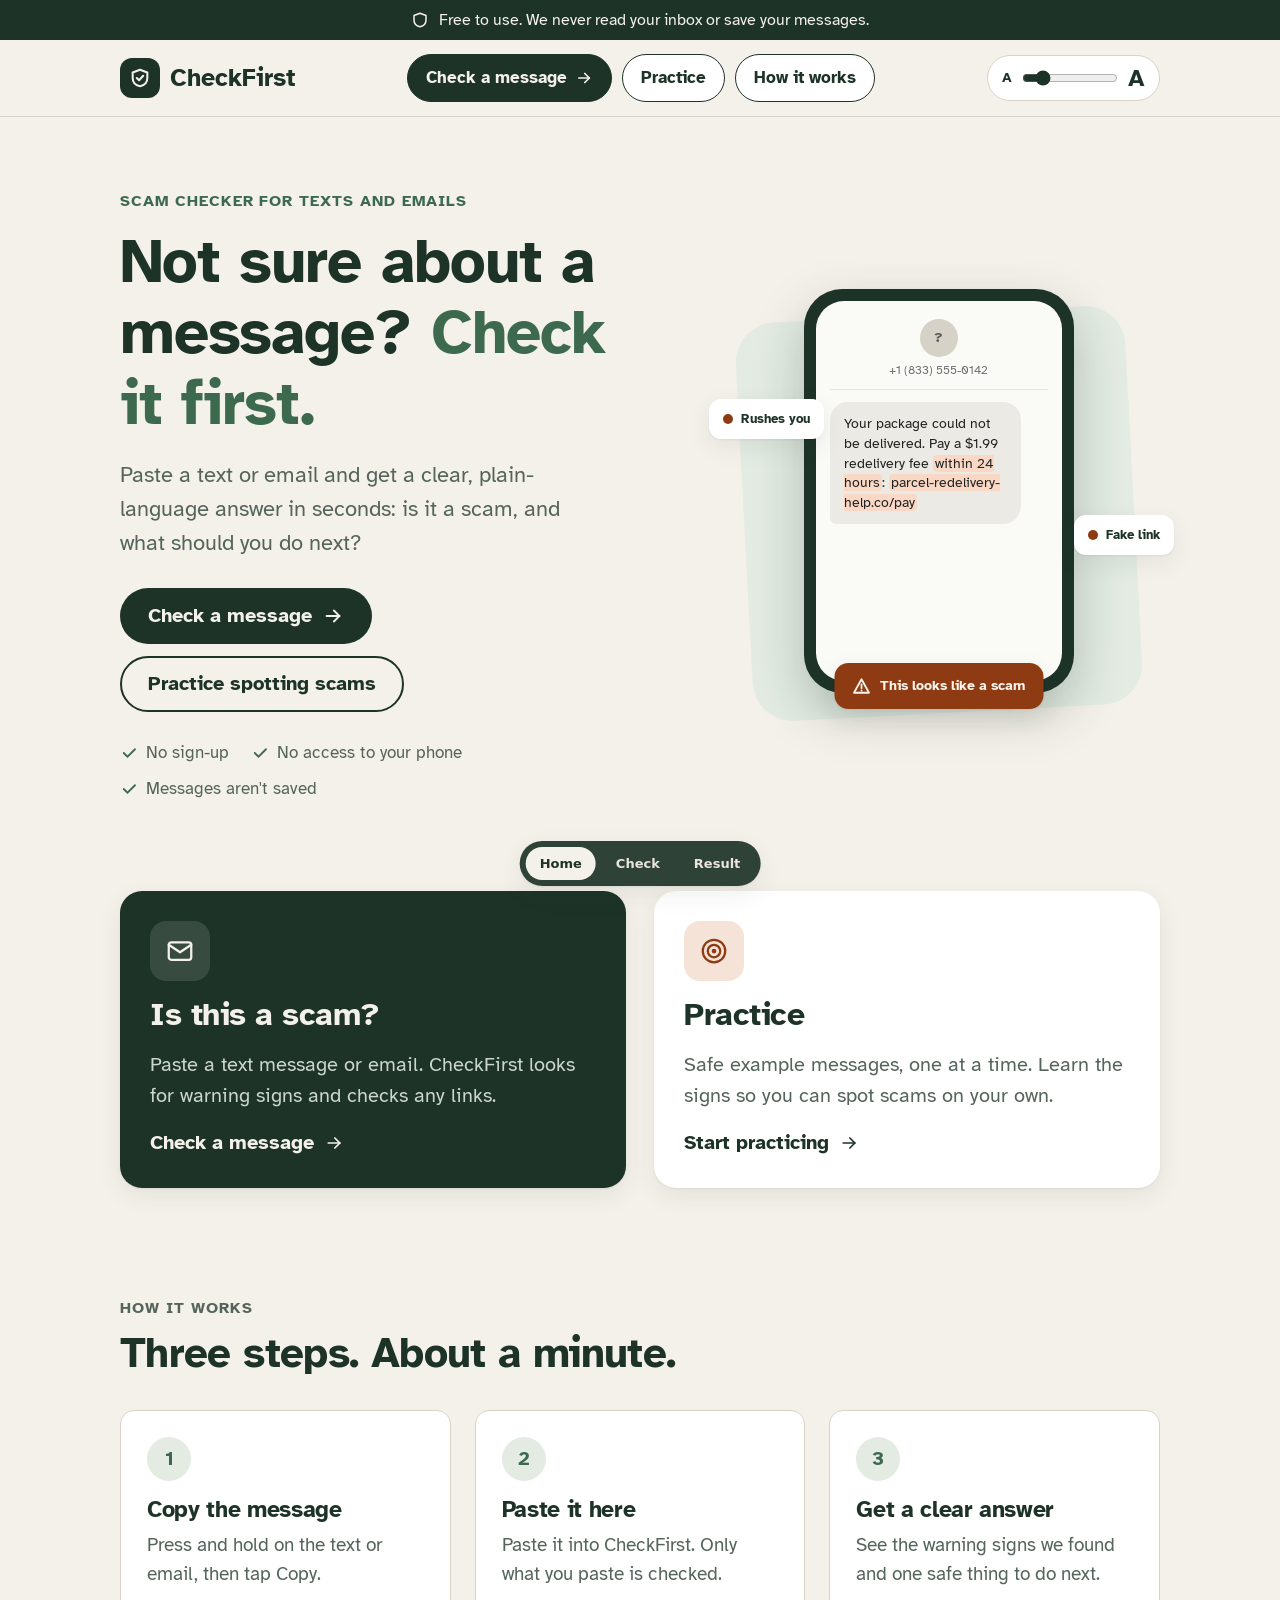
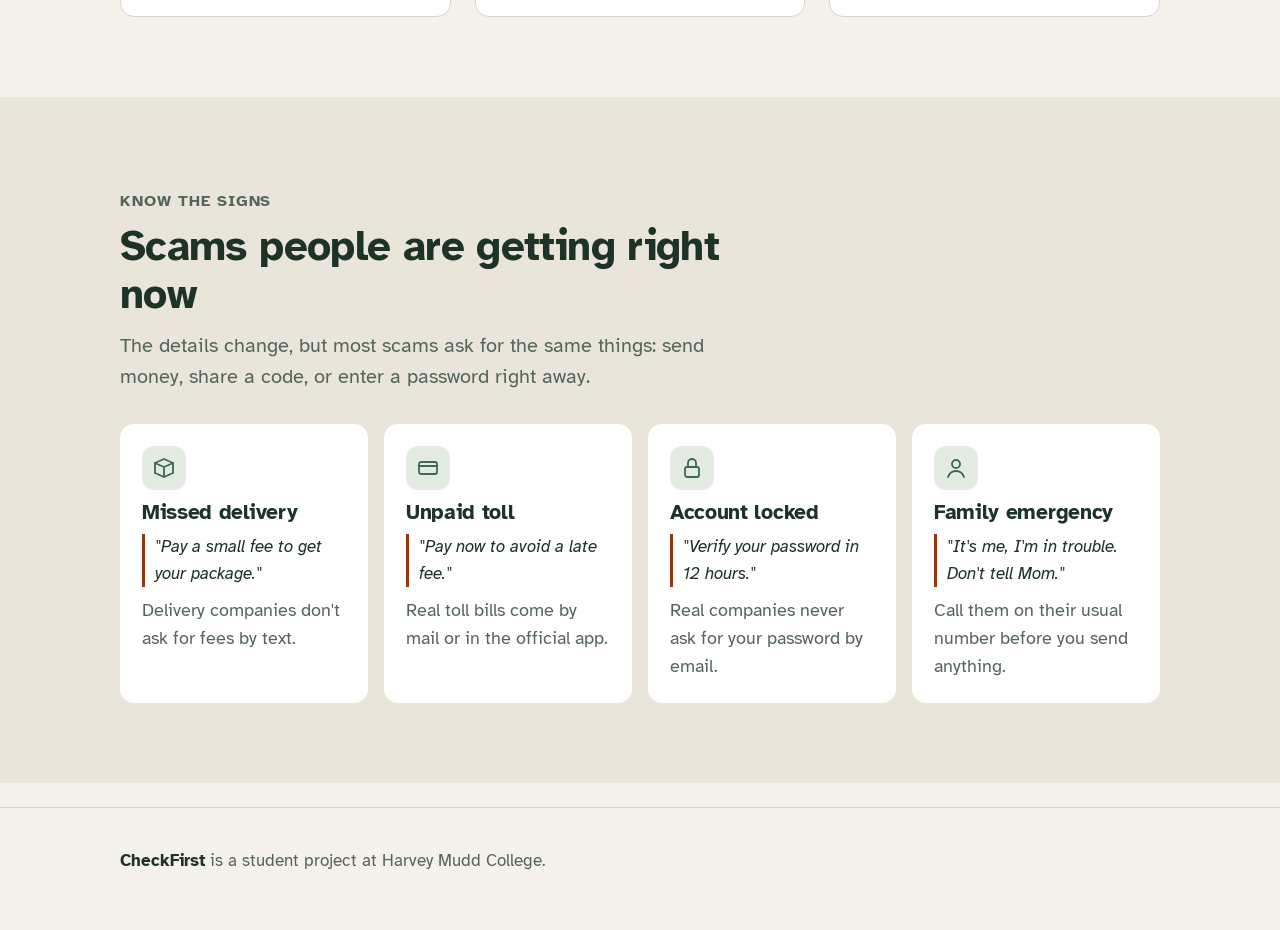
<file: docs/design-reference-v2.html>
<!doctype html>
<html lang="en">
<head>
<meta charset="utf-8">
<meta name="viewport" content="width=device-width, initial-scale=1">
<title>CheckFirst — design reference v2</title>
<link rel="preconnect" href="https://fonts.googleapis.com">
<link href="https://fonts.googleapis.com/css2?family=Atkinson+Hyperlegible:ital,wght@0,400;0,700;1,400&display=swap" rel="stylesheet">
<style>
/* =========================================================
   CheckFirst design reference v2
   One responsive page: phone (< 800px) and laptop (>= 800px).
   One font (Atkinson Hyperlegible). Bold only for headings,
   buttons and labels.
   ========================================================= */
:root {
  --cream: #F4F1EA;
  --cream-deep: #EAE5DA;
  --white: #FFFFFF;
  --ink: #1E3328;
  --ink-soft: #2E4A3C;
  --muted: #55655B;
  --green: #3D6A4F;
  --sage: #E3EBE2;
  --sage-deep: #CFDDCD;
  --line: #D9D3C7;
  --rust: #8E3A12;
  --rust-soft: #F6E3D8;
  --ochre: #7A5A0E;
  --ochre-soft: #F5EACB;
  --radius: 14px;
  --shadow: 0 1px 2px rgba(30,51,40,.06), 0 8px 24px rgba(30,51,40,.08);
  --text-size: 20px;
}
* { box-sizing: border-box; }
html { font-size: var(--text-size); }
body { margin: 0; background: var(--cream); color: var(--ink); font-family: 'Atkinson Hyperlegible', system-ui, sans-serif; font-size: 1rem; line-height: 1.55; }
button, input, textarea { font: inherit; color: inherit; }
a { color: var(--green); }
:focus-visible { outline: 3px solid #C2702A; outline-offset: 3px; }
.wrap { width: 100%; max-width: 1120px; margin: 0 auto; padding: 0 20px; }
@media (min-width: 800px) { .wrap { padding: 0 40px; } }
h1, h2, h3 { margin: 0; line-height: 1.15; letter-spacing: -0.015em; }
p { margin: 0; }
.eyebrow { font-size: .8rem; font-weight: 700; letter-spacing: .06em; text-transform: uppercase; color: var(--green); }
.sr-only { position: absolute; width: 1px; height: 1px; overflow: hidden; clip: rect(0 0 0 0); white-space: nowrap; }

/* ---------- Buttons ---------- */
.btn { display: inline-flex; align-items: center; justify-content: center; gap: 10px; min-height: 56px; padding: 0 26px; border-radius: 999px; border: 2px solid transparent; font-weight: 700; font-size: 1rem; text-decoration: none; cursor: pointer; transition: transform .1s ease, background .15s ease; }
.btn:active { transform: translateY(1px); }
.btn-primary { background: var(--ink); color: var(--cream); }
.btn-primary:hover { background: var(--ink-soft); }
.btn-ghost { background: transparent; border-color: var(--ink); color: var(--ink); }
.btn-ghost:hover { background: var(--white); }
.btn-block { width: 100%; }
.btn svg { flex: none; }

/* ---------- Top bar + nav ---------- */
.notice-bar { background: var(--ink); color: var(--cream); font-size: .8rem; }
.notice-bar .wrap { display: flex; align-items: center; justify-content: center; gap: 10px; min-height: 40px; text-align: center; }
.nav { background: var(--cream); border-bottom: 1px solid var(--line); position: sticky; top: 0; z-index: 10; }
.nav .wrap { display: flex; align-items: center; justify-content: space-between; gap: 16px; min-height: 76px; }
.logo { display: flex; align-items: center; gap: 10px; font-weight: 700; font-size: 1.25rem; color: var(--ink); text-decoration: none; background: none; border: 0; padding: 0; cursor: pointer; }
.logo-mark { width: 40px; height: 40px; border-radius: 12px; background: var(--ink); display: grid; place-items: center; }
.nav-links { display: none; gap: 10px; align-items: center; }
.nav-links button { display: inline-flex; align-items: center; gap: 8px; min-height: 48px; padding: 0 18px; border-radius: 999px; border: 1.5px solid var(--ink); background: var(--white); color: var(--ink); font-size: .85rem; font-weight: 700; white-space: nowrap; cursor: pointer; transition: background .15s ease; }
.nav-links button:hover { background: var(--sage); }
.nav-links button.nav-primary { background: var(--ink); color: var(--cream); }
.nav-links button.nav-primary:hover { background: var(--ink-soft); }
.nav-links button[aria-current="page"] { box-shadow: 0 0 0 3px var(--sage-deep); }
.size-control { display: flex; align-items: center; gap: 10px; padding: 6px 14px; border: 1px solid var(--line); border-radius: 999px; background: var(--white); }
.size-control span { font-weight: 700; line-height: 1; }
.size-control input { width: 96px; accent-color: var(--ink); height: 32px; margin: 0; }
.nav .size-mobile { display: flex; align-items: center; gap: 12px; min-height: 0; padding-top: 4px; padding-bottom: 14px; }
.size-mobile label { font-size: .8rem; color: var(--muted); flex: none; }
.size-mobile input { flex: 1; accent-color: var(--ink); height: 40px; margin: 0; }
.size-desktop { display: none; }
@media (min-width: 1000px) {
  .nav-links { display: flex; }
  .nav .size-desktop { display: flex; }
  .nav .size-mobile { display: none; }
}

/* ---------- Hero ---------- */
.hero { padding: 40px 0 56px; }
.hero-grid { display: grid; gap: 40px; align-items: center; }
.hero h1 { font-size: 2.2rem; margin-top: 12px; }
.hero h1 em { font-style: normal; color: var(--green); }
.hero-lead { margin-top: 18px; font-size: 1.1rem; color: var(--muted); max-width: 32ch; }
.hero-actions { display: flex; flex-wrap: wrap; gap: 12px; margin-top: 28px; }
.trust { display: flex; flex-wrap: wrap; gap: 10px 22px; margin-top: 28px; font-size: .85rem; color: var(--muted); }
.trust span { display: inline-flex; align-items: center; gap: 8px; }
@media (min-width: 800px) {
  .hero { padding: 72px 0 88px; }
  .hero-grid { grid-template-columns: 1.1fr .9fr; gap: 56px; }
  .hero h1 { font-size: 3.1rem; }
}

/* Illustrated phone */
.phone-scene { position: relative; display: flex; justify-content: center; padding: 10px 0 20px; }
.phone-scene::before { content: ""; position: absolute; inset: 8% 6% 0; background: var(--sage); border-radius: 40px; transform: rotate(-3deg); }
.phone { position: relative; width: 270px; background: var(--ink); border-radius: 38px; padding: 12px; box-shadow: 0 20px 50px rgba(30,51,40,.25); }
.phone-screen { background: #FAFAF7; border-radius: 28px; padding: 18px 14px 22px; min-height: 380px; display: flex; flex-direction: column; gap: 12px; }
.phone-top { display: flex; flex-direction: column; align-items: center; gap: 4px; padding-bottom: 10px; border-bottom: 1px solid #E8E4DB; }
.avatar { width: 38px; height: 38px; border-radius: 50%; background: #D6D2C8; display: grid; place-items: center; font-size: 14px; font-weight: 700; color: #5a5a5a; }
.phone-top small { font-size: 12px; color: #6b6b6b; }
.bubble { align-self: flex-start; max-width: 88%; background: #ECEAE4; border-radius: 18px 18px 18px 6px; padding: 12px 14px; font-size: 14px; line-height: 1.4; color: #222; }
.bubble mark { background: #F9D9C6; color: inherit; border-radius: 4px; padding: 0 2px; }
.tag { position: absolute; display: flex; align-items: center; gap: 8px; background: var(--white); border-radius: 12px; padding: 10px 14px; font-size: 13px; font-weight: 700; box-shadow: var(--shadow); color: var(--ink); white-space: nowrap; }
.tag i { width: 10px; height: 10px; border-radius: 50%; background: var(--rust); flex: none; }
.tag-1 { top: 120px; left: -8px; }
.tag-2 { top: 236px; right: -14px; }
.verdict { position: absolute; bottom: 4px; left: 50%; transform: translateX(-50%); background: var(--rust); color: #FBF3EC; border-radius: 14px; padding: 12px 18px; font-size: 14px; font-weight: 700; display: flex; align-items: center; gap: 10px; box-shadow: var(--shadow); white-space: nowrap; }
@media (max-width: 420px) { .tag-1 { left: 0; } .tag-2 { right: 0; } }

/* ---------- Sections ---------- */
.section { padding: 56px 0; }
.section-head { max-width: 640px; margin-bottom: 32px; }
.section-head h2 { font-size: 1.7rem; margin-top: 8px; }
.section-head p { margin-top: 12px; color: var(--muted); }
@media (min-width: 800px) { .section { padding: 80px 0; } .section-head h2 { font-size: 2.1rem; } }

/* Task cards */
.tasks { display: grid; gap: 20px; }
@media (min-width: 800px) { .tasks { grid-template-columns: 1fr 1fr; gap: 28px; } }
.task { display: flex; flex-direction: column; gap: 16px; text-align: left; padding: 30px; border-radius: 22px; border: 0; cursor: pointer; min-height: 250px; box-shadow: var(--shadow); transition: transform .15s ease, box-shadow .15s ease; }
.task:hover { transform: translateY(-3px); box-shadow: 0 2px 4px rgba(30,51,40,.08), 0 16px 36px rgba(30,51,40,.14); }
.task-icon { width: 60px; height: 60px; border-radius: 16px; display: grid; place-items: center; }
.task h3 { font-size: 1.6rem; }
.task p { font-size: 1rem; }
.task .go { margin-top: auto; display: inline-flex; align-items: center; gap: 10px; font-weight: 700; }
.task-check { background: var(--ink); color: var(--cream); }
.task-check .task-icon { background: rgba(244,241,234,.12); }
.task-check p { color: #CBD6CE; }
.task-practice { background: var(--white); color: var(--ink); }
.task-practice .task-icon { background: var(--rust-soft); }
.task-practice p { color: var(--muted); }

/* How it works */
.steps { display: grid; gap: 18px; counter-reset: step; }
@media (min-width: 800px) { .steps { grid-template-columns: repeat(3, minmax(0, 1fr)); gap: 24px; } }
.step { background: var(--white); border-radius: var(--radius); padding: 26px; border: 1px solid var(--line); }
.step-num { width: 44px; height: 44px; border-radius: 50%; background: var(--sage); display: grid; place-items: center; font-weight: 700; color: var(--green); margin-bottom: 16px; }
.step h3 { font-size: 1.15rem; }
.step p { margin-top: 8px; color: var(--muted); font-size: .95rem; }

/* Common scams */
.band { background: var(--cream-deep); }
.scams { display: grid; gap: 16px; }
@media (min-width: 640px) { .scams { grid-template-columns: repeat(2, minmax(0, 1fr)); } }
@media (min-width: 1000px) { .scams { grid-template-columns: repeat(4, minmax(0, 1fr)); } }
.scam { background: var(--white); border-radius: var(--radius); padding: 22px; display: flex; flex-direction: column; gap: 10px; }
.scam-icon { width: 44px; height: 44px; border-radius: 12px; background: var(--sage); display: grid; place-items: center; }
.scam h3 { font-size: 1.05rem; }
.scam p { font-size: .9rem; color: var(--muted); }
.scam .quote { font-size: .85rem; font-style: italic; color: var(--ink); border-left: 3px solid var(--rust); padding-left: 10px; }

/* Privacy promise */
.promise { background: var(--ink); color: var(--cream); border-radius: 28px; padding: 36px 26px; display: grid; gap: 28px; }
.promise h2 { font-size: 1.7rem; }
.promise .lead { color: #CBD6CE; margin-top: 12px; }
.promise ul { list-style: none; margin: 0; padding: 0; display: grid; gap: 16px; }
.promise li { display: flex; gap: 14px; align-items: flex-start; }
.promise li svg { flex: none; margin-top: 3px; }
@media (min-width: 800px) { .promise { grid-template-columns: 1fr 1fr; padding: 56px; gap: 48px; align-items: center; } .promise h2 { font-size: 2.1rem; } }

/* Footer */
footer { padding: 40px 0 56px; border-top: 1px solid var(--line); margin-top: 24px; font-size: .85rem; color: var(--muted); }
footer .wrap { display: grid; gap: 14px; }
@media (min-width: 800px) { footer .wrap { grid-template-columns: 1fr auto; align-items: end; } }

/* ---------- Check screen ---------- */
.page { padding: 28px 0 64px; }
.back { display: inline-flex; align-items: center; gap: 8px; min-height: 48px; padding: 0; border: 0; background: none; color: var(--muted); cursor: pointer; font-size: .95rem; }
.page-title { font-size: 2rem; margin-top: 8px; }
.page-lead { margin-top: 10px; color: var(--muted); max-width: 52ch; }
.check-grid { display: grid; gap: 24px; margin-top: 28px; }
@media (min-width: 800px) { .page-title { font-size: 2.6rem; } .check-grid { grid-template-columns: 1.5fr 1fr; gap: 32px; align-items: start; } }
.card { background: var(--white); border-radius: 22px; padding: 26px; box-shadow: var(--shadow); }
.card-flat { background: var(--white); border-radius: 22px; padding: 26px; border: 1px solid var(--line); }
.field-label { display: block; font-weight: 700; margin-bottom: 10px; }
textarea { width: 100%; min-height: 220px; padding: 18px; border: 2px solid var(--line); border-radius: 14px; background: #FCFBF8; line-height: 1.5; resize: vertical; }
textarea:focus { border-color: var(--ink); outline: none; box-shadow: 0 0 0 4px var(--sage); }
.check-actions { display: grid; gap: 12px; margin-top: 16px; }
@media (min-width: 560px) { .check-actions { grid-template-columns: auto 1fr; } }
.small-note { margin-top: 16px; font-size: .85rem; color: var(--muted); display: flex; gap: 10px; align-items: flex-start; }
.small-note svg { flex: none; margin-top: 2px; }
.aside h2 { font-size: 1.2rem; }
.tabs { display: flex; gap: 8px; margin: 14px 0 16px; }
.tab { min-height: 44px; padding: 0 16px; border-radius: 999px; border: 1px solid var(--line); background: var(--cream); cursor: pointer; font-size: .9rem; }
.tab:hover { background: var(--white); border-color: var(--ink); }
.tab[aria-selected="true"] { background: var(--ink); color: var(--cream); border-color: var(--ink); }
.howto { list-style: none; margin: 0; padding: 0; display: grid; gap: 14px; }
.howto li { display: flex; gap: 14px; align-items: flex-start; font-size: .95rem; }
.howto b { flex: none; width: 30px; height: 30px; border-radius: 50%; background: var(--sage); display: grid; place-items: center; font-size: .8rem; color: var(--green); }
.looks { margin-top: 22px; padding-top: 20px; border-top: 1px solid var(--line); }
.looks h3 { font-size: 1rem; }
.chips { display: flex; flex-wrap: wrap; gap: 8px; margin-top: 12px; }
.chip { font-size: .8rem; padding: 6px 12px; border-radius: 999px; background: var(--sage); color: var(--ink); }

/* ---------- Result screen ---------- */
.verdict-card { border-radius: 24px; padding: 30px 26px; display: grid; gap: 18px; margin-top: 20px; }
.verdict-card .icon { width: 64px; height: 64px; border-radius: 18px; display: grid; place-items: center; }
.verdict-card h1 { font-size: 2rem; }
.verdict-card .sub { font-size: 1.1rem; }
.v-likely { background: var(--rust); color: #FBF3EC; }
.v-likely .icon { background: rgba(251,243,236,.16); }
.v-careful { background: var(--ochre-soft); color: #4D3906; border: 2px solid var(--ochre); }
.v-none { background: var(--sage); color: var(--ink); border: 2px solid var(--green); }
@media (min-width: 800px) { .verdict-card { grid-template-columns: auto 1fr; align-items: center; padding: 40px; gap: 28px; } .verdict-card h1 { font-size: 2.6rem; } }
.result-grid { display: grid; gap: 24px; margin-top: 28px; }
@media (min-width: 800px) { .result-grid { grid-template-columns: 1.4fr 1fr; gap: 32px; align-items: start; } }
.reasons { list-style: none; margin: 18px 0 0; padding: 0; display: grid; gap: 14px; }
.reason { display: flex; gap: 16px; align-items: flex-start; padding: 18px; border-radius: 14px; background: var(--cream); }
.reason .n { flex: none; width: 36px; height: 36px; border-radius: 50%; background: var(--rust); color: #FBF3EC; display: grid; place-items: center; font-weight: 700; font-size: .9rem; }
.todo { background: var(--ink); color: var(--cream); border-radius: 22px; padding: 26px; }
.todo h2 { font-size: 1.2rem; }
.todo p { margin-top: 10px; font-size: 1.1rem; }
.todo .btn { margin-top: 22px; background: var(--cream); color: var(--ink); }
.pasted { margin-top: 12px; padding: 16px; border-radius: 14px; background: var(--cream); font-size: .9rem; white-space: pre-wrap; border-left: 4px solid var(--rust); }
.pasted mark { background: #F9D9C6; color: inherit; border-radius: 3px; padding: 0 2px; }
.disclaimer { margin-top: 22px; font-size: .85rem; color: var(--muted); display: flex; gap: 10px; align-items: flex-start; }
.links-check { margin-top: 16px; display: flex; align-items: center; justify-content: space-between; gap: 12px; padding: 14px 16px; border-radius: 12px; border: 1px solid var(--line); font-size: .85rem; }
.pill { font-size: .75rem; font-weight: 700; padding: 4px 10px; border-radius: 999px; background: var(--rust-soft); color: var(--rust); white-space: nowrap; }

/* Reference-only: view switcher (not part of the app) */
.ref-switch { position: fixed; bottom: 14px; left: 50%; transform: translateX(-50%); z-index: 50; display: flex; gap: 6px; background: rgba(30,51,40,.92); padding: 6px; border-radius: 999px; box-shadow: var(--shadow); }
.ref-switch button { border: 0; background: transparent; color: #E9E5DC; font: 700 13px system-ui, sans-serif; padding: 9px 14px; border-radius: 999px; cursor: pointer; }
.ref-switch button[aria-pressed="true"] { background: var(--cream); color: var(--ink); }
[hidden] { display: none !important; }
</style>
</head>
<body>

<!-- ===================== SHARED HEADER ===================== -->
<div class="notice-bar"><div class="wrap">
  <svg aria-hidden="true" width="18" height="18" viewBox="0 0 24 24" fill="none" stroke="currentColor" stroke-width="2" stroke-linecap="round" stroke-linejoin="round"><path d="M12 3l8 3v6c0 5-3.5 8-8 9-4.5-1-8-4-8-9V6l8-3z"/></svg>
  Free to use. We never read your inbox or save your messages.
</div></div>

<header class="nav">
  <div class="wrap">
    <button class="logo" data-go="home" aria-label="CheckFirst home">
      <span class="logo-mark" aria-hidden="true">
        <svg width="22" height="22" viewBox="0 0 24 24" fill="none" stroke="#F4F1EA" stroke-width="2.2" stroke-linecap="round" stroke-linejoin="round"><path d="M12 3l8 3v6c0 5-3.5 8-8 9-4.5-1-8-4-8-9V6l8-3z"/><path d="M8.5 12l2.5 2.5 4.5-5"/></svg>
      </span>
      CheckFirst
    </button>
    <nav class="nav-links" aria-label="Main">
      <button class="nav-primary" data-go="check">Check a message <svg aria-hidden="true" width="18" height="18" viewBox="0 0 24 24" fill="none" stroke="currentColor" stroke-width="2.2" stroke-linecap="round"><path d="M5 12h14"/><path d="M13 6l6 6-6 6"/></svg></button>
      <button data-go="home" data-scroll="practice">Practice</button>
      <button data-go="home" data-scroll="how">How it works</button>
    </nav>
    <div class="size-control size-desktop">
      <label for="size-d" class="sr-only">Text size</label>
      <span style="font-size:14px" aria-hidden="true">A</span>
      <input id="size-d" type="range" min="18" max="30" step="2" value="20">
      <span style="font-size:24px" aria-hidden="true">A</span>
    </div>
  </div>
  <div class="wrap size-mobile">
    <label for="size-m">Text size</label>
    <span style="font-size:14px;font-weight:700" aria-hidden="true">A</span>
    <input id="size-m" type="range" min="18" max="30" step="2" value="20">
    <span style="font-size:26px;font-weight:700" aria-hidden="true">A</span>
  </div>
</header>

<!-- ===================== VIEW 1: HOME ===================== -->
<main id="view-home">

  <section class="hero">
    <div class="wrap hero-grid">
      <div>
        <p class="eyebrow">Scam checker for texts and emails</p>
        <h1>Not sure about a message? <em>Check it first.</em></h1>
        <p class="hero-lead">Paste a text or email and get a clear, plain-language answer in seconds: is it a scam, and what should you do next?</p>
        <div class="hero-actions">
          <button class="btn btn-primary" data-go="check">
            Check a message
            <svg aria-hidden="true" width="22" height="22" viewBox="0 0 24 24" fill="none" stroke="currentColor" stroke-width="2" stroke-linecap="round"><path d="M5 12h14"/><path d="M13 6l6 6-6 6"/></svg>
          </button>
          <button class="btn btn-ghost" data-scroll="practice">Practice spotting scams</button>
        </div>
        <div class="trust">
          <span><svg aria-hidden="true" width="18" height="18" viewBox="0 0 24 24" fill="none" stroke="#3D6A4F" stroke-width="2.4" stroke-linecap="round"><path d="M5 12l5 5L20 7"/></svg>No sign-up</span>
          <span><svg aria-hidden="true" width="18" height="18" viewBox="0 0 24 24" fill="none" stroke="#3D6A4F" stroke-width="2.4" stroke-linecap="round"><path d="M5 12l5 5L20 7"/></svg>No access to your phone</span>
          <span><svg aria-hidden="true" width="18" height="18" viewBox="0 0 24 24" fill="none" stroke="#3D6A4F" stroke-width="2.4" stroke-linecap="round"><path d="M5 12l5 5L20 7"/></svg>Messages aren't saved</span>
        </div>
      </div>

      <div class="phone-scene" aria-hidden="true">
        <div class="phone">
          <div class="phone-screen">
            <div class="phone-top"><div class="avatar">?</div><small>+1 (833) 555-0142</small></div>
            <div class="bubble">Your package could not be delivered. Pay a $1.99 redelivery fee <mark>within 24 hours</mark>: <mark>parcel-redelivery-help.co/pay</mark></div>
          </div>
        </div>
        <div class="tag tag-1"><i></i>Rushes you</div>
        <div class="tag tag-2"><i></i>Fake link</div>
        <div class="verdict">
          <svg width="18" height="18" viewBox="0 0 24 24" fill="none" stroke="currentColor" stroke-width="2.4" stroke-linecap="round" stroke-linejoin="round"><path d="M12 3l10 18H2L12 3z"/><path d="M12 10v5"/><path d="M12 18h.01"/></svg>
          This looks like a scam
        </div>
      </div>
    </div>
  </section>

  <section class="section" id="practice" style="padding-top: 0">
    <div class="wrap">
      <div class="tasks">
        <button class="task task-check" data-go="check">
          <span class="task-icon"><svg aria-hidden="true" width="30" height="30" viewBox="0 0 24 24" fill="none" stroke="#F4F1EA" stroke-width="1.8" stroke-linecap="round" stroke-linejoin="round"><rect x="3" y="5" width="18" height="14" rx="2"/><path d="M3 7l9 6 9-6"/></svg></span>
          <h3>Is this a scam?</h3>
          <p>Paste a text message or email. CheckFirst looks for warning signs and checks any links.</p>
          <span class="go">Check a message <svg aria-hidden="true" width="20" height="20" viewBox="0 0 24 24" fill="none" stroke="currentColor" stroke-width="2" stroke-linecap="round"><path d="M5 12h14"/><path d="M13 6l6 6-6 6"/></svg></span>
        </button>
        <button class="task task-practice">
          <span class="task-icon"><svg aria-hidden="true" width="30" height="30" viewBox="0 0 24 24" fill="none" stroke="#8E3A12" stroke-width="1.8" stroke-linecap="round"><circle cx="12" cy="12" r="9"/><circle cx="12" cy="12" r="5"/><circle cx="12" cy="12" r="1"/></svg></span>
          <h3>Practice</h3>
          <p>Safe example messages, one at a time. Learn the signs so you can spot scams on your own.</p>
          <span class="go">Start practicing <svg aria-hidden="true" width="20" height="20" viewBox="0 0 24 24" fill="none" stroke="currentColor" stroke-width="2" stroke-linecap="round"><path d="M5 12h14"/><path d="M13 6l6 6-6 6"/></svg></span>
        </button>
      </div>
    </div>
  </section>

  <section class="section" id="how" style="padding-top: 16px">
    <div class="wrap">
      <div class="section-head">
        <p class="eyebrow">How it works</p>
        <h2>Three steps. About a minute.</h2>
      </div>
      <div class="steps">
        <div class="step"><div class="step-num">1</div><h3>Copy the message</h3><p>Press and hold on the text or email, then tap Copy.</p></div>
        <div class="step"><div class="step-num">2</div><h3>Paste it here</h3><p>Paste it into CheckFirst. Only what you paste is checked.</p></div>
        <div class="step"><div class="step-num">3</div><h3>Get a clear answer</h3><p>See the warning signs we found and one safe thing to do next.</p></div>
      </div>
    </div>
  </section>

  <section class="section band">
    <div class="wrap">
      <div class="section-head">
        <p class="eyebrow">Know the signs</p>
        <h2>Scams people are getting right now</h2>
        <p>The details change, but most scams ask for the same things: send money, share a code, or enter a password right away.</p>
      </div>
      <div class="scams">
        <article class="scam">
          <span class="scam-icon"><svg aria-hidden="true" width="24" height="24" viewBox="0 0 24 24" fill="none" stroke="#3D6A4F" stroke-width="1.8" stroke-linecap="round" stroke-linejoin="round"><path d="M3 7l9-4 9 4-9 4-9-4z"/><path d="M3 7v10l9 4 9-4V7"/><path d="M12 11v10"/></svg></span>
          <h3>Missed delivery</h3>
          <p class="quote">"Pay a small fee to get your package."</p>
          <p>Delivery companies don't ask for fees by text.</p>
        </article>
        <article class="scam">
          <span class="scam-icon"><svg aria-hidden="true" width="24" height="24" viewBox="0 0 24 24" fill="none" stroke="#3D6A4F" stroke-width="1.8" stroke-linecap="round" stroke-linejoin="round"><rect x="3" y="6" width="18" height="12" rx="2"/><path d="M3 10h18"/></svg></span>
          <h3>Unpaid toll</h3>
          <p class="quote">"Pay now to avoid a late fee."</p>
          <p>Real toll bills come by mail or in the official app.</p>
        </article>
        <article class="scam">
          <span class="scam-icon"><svg aria-hidden="true" width="24" height="24" viewBox="0 0 24 24" fill="none" stroke="#3D6A4F" stroke-width="1.8" stroke-linecap="round" stroke-linejoin="round"><rect x="5" y="11" width="14" height="10" rx="2"/><path d="M8 11V7a4 4 0 018 0v4"/></svg></span>
          <h3>Account locked</h3>
          <p class="quote">"Verify your password in 12 hours."</p>
          <p>Real companies never ask for your password by email.</p>
        </article>
        <article class="scam">
          <span class="scam-icon"><svg aria-hidden="true" width="24" height="24" viewBox="0 0 24 24" fill="none" stroke="#3D6A4F" stroke-width="1.8" stroke-linecap="round" stroke-linejoin="round"><circle cx="12" cy="8" r="4"/><path d="M4 21c1.5-4 4.5-6 8-6s6.5 2 8 6"/></svg></span>
          <h3>Family emergency</h3>
          <p class="quote">"It's me, I'm in trouble. Don't tell Mom."</p>
          <p>Call them on their usual number before you send anything.</p>
        </article>
      </div>
    </div>
  </section>

</main>

<!-- ===================== VIEW 2: CHECK ===================== -->
<main id="view-check" hidden>
  <div class="wrap page">
    <button class="back" data-go="home">
      <svg aria-hidden="true" width="20" height="20" viewBox="0 0 24 24" fill="none" stroke="currentColor" stroke-width="2" stroke-linecap="round"><path d="M19 12H5"/><path d="M11 6l-6 6 6 6"/></svg>Back to home
    </button>
    <h1 class="page-title">Is this a scam?</h1>
    <p class="page-lead">Paste the text or email below. Include who it's from if you can see it.</p>

    <div class="check-grid">
      <div class="card">
        <label class="field-label" for="msg">Paste the message here</label>
        <textarea id="msg" placeholder="Press and hold here, then tap Paste">Your package could not be delivered. Pay a $1.99 redelivery fee within 24 hours: parcel-redelivery-help.co/pay</textarea>
        <div class="check-actions">
          <button class="btn btn-ghost">
            <svg aria-hidden="true" width="20" height="20" viewBox="0 0 24 24" fill="none" stroke="currentColor" stroke-width="2" stroke-linecap="round" stroke-linejoin="round"><rect x="6" y="4" width="12" height="17" rx="2"/><path d="M9 4V3h6v1"/></svg>
            Paste what I copied
          </button>
          <button class="btn btn-primary" data-go="result">
            Check this message
            <svg aria-hidden="true" width="22" height="22" viewBox="0 0 24 24" fill="none" stroke="currentColor" stroke-width="2" stroke-linecap="round"><path d="M5 12h14"/><path d="M13 6l6 6-6 6"/></svg>
          </button>
        </div>
        <p class="small-note">
          <svg aria-hidden="true" width="18" height="18" viewBox="0 0 24 24" fill="none" stroke="currentColor" stroke-width="2" stroke-linecap="round" stroke-linejoin="round"><rect x="5" y="11" width="14" height="10" rx="2"/><path d="M8 11V7a4 4 0 018 0v4"/></svg>
          Only what you paste is checked. The words are never saved.
        </p>
        <!-- States for the app:
             Loading: primary button text "Checking…", disabled.
             Empty:   <p role="alert" style="color:var(--rust);font-weight:700;margin-top:12px">Please paste a message first.</p>
             Paste blocked: a sage box: "Your phone didn't let me paste. Press and hold inside the box, then tap Paste." -->
      </div>

      <aside class="card-flat aside" aria-labelledby="howto-title">
        <h2 id="howto-title">How to copy a message</h2>
        <div class="tabs" role="tablist" aria-label="Type of message">
          <button class="tab" role="tab" id="tab-text" aria-controls="panel-text" aria-selected="true">Text message</button>
          <button class="tab" role="tab" id="tab-email" aria-controls="panel-email" aria-selected="false">Email</button>
        </div>
        <ol class="howto" id="panel-text" role="tabpanel" aria-labelledby="tab-text">
          <li><b>1</b><span>Open the text message you're unsure about.</span></li>
          <li><b>2</b><span>Press and hold on the message until a menu appears.</span></li>
          <li><b>3</b><span>Tap <strong>Copy</strong>, then come back here and tap <strong>Paste what I copied</strong>.</span></li>
        </ol>
        <ol class="howto" id="panel-email" role="tabpanel" aria-labelledby="tab-email" hidden>
          <li><b>1</b><span>Open the email you're unsure about.</span></li>
          <li><b>2</b><span>Tap the sender's name to see their full email address. Copy it too if you can.</span></li>
          <li><b>3</b><span>Press and hold on the words of the email, tap <strong>Select All</strong>, then <strong>Copy</strong>.</span></li>
          <li><b>4</b><span>Come back here and tap <strong>Paste what I copied</strong>.</span></li>
        </ol>
        <div class="looks">
          <h3>What CheckFirst looks for</h3>
          <div class="chips">
            <span class="chip">Rushing you</span>
            <span class="chip">Asks for money</span>
            <span class="chip">Odd links</span>
            <span class="chip">Wrong sender</span>
            <span class="chip">Asks for codes or passwords</span>
          </div>
        </div>
      </aside>
    </div>
  </div>
</main>

<!-- ===================== VIEW 3: RESULT ===================== -->
<main id="view-result" hidden>
  <div class="wrap page">
    <button class="back" data-go="check">
      <svg aria-hidden="true" width="20" height="20" viewBox="0 0 24 24" fill="none" stroke="currentColor" stroke-width="2" stroke-linecap="round"><path d="M19 12H5"/><path d="M11 6l-6 6 6 6"/></svg>Check another message
    </button>

    <div class="verdict-card v-likely" role="status">
      <span class="icon"><svg aria-hidden="true" width="34" height="34" viewBox="0 0 24 24" fill="none" stroke="currentColor" stroke-width="2" stroke-linecap="round" stroke-linejoin="round"><path d="M12 3l10 18H2L12 3z"/><path d="M12 10v5"/><path d="M12 18h.01"/></svg></span>
      <div>
        <p class="eyebrow" style="color:inherit;opacity:.85">Result</p>
        <h1 style="margin-top:6px">This looks like a scam</h1>
        <p class="sub" style="margin-top:8px">Please don't tap any links or reply.</p>
      </div>
    </div>
    <!-- Other levels (same markup, swap the class):
         .v-careful  "Be careful with this one" / "Check before you do anything it asks."
         .v-none     "No warning signs found" / "That doesn't mean it's safe for sure." -->

    <div class="result-grid">
      <div class="card">
        <h2 style="font-size:1.3rem">Warning signs found</h2>
        <ol class="reasons">
          <li class="reason"><span class="n">1</span><span>It rushes you. It says <strong>"within 24 hours"</strong> so you act before you think.</span></li>
          <li class="reason"><span class="n">2</span><span>It asks for money you weren't expecting, even if it's a small amount.</span></li>
          <li class="reason"><span class="n">3</span><span>The link isn't a real delivery company's website.</span></li>
        </ol>
        <div class="links-check">
          <span>Link check: <strong>parcel-redelivery-help.co</strong></span>
          <span class="pill">Suspected phishing</span>
        </div>
        <p style="margin-top:8px;font-size:.75rem;color:var(--muted)">Advisory provided by Google.</p>
      </div>

      <div style="display:grid;gap:20px">
        <div class="todo">
          <h2>What to do</h2>
          <p>Delete the message. If you're expecting a package, check on the delivery company's own app or website. Never pay through a link in a text.</p>
          <button class="btn btn-block" data-go="check">Check another message</button>
        </div>
        <div class="card-flat">
          <h2 style="font-size:1rem">The message you pasted</h2>
          <p class="pasted">Your package could not be delivered. Pay a $1.99 redelivery fee <mark>within 24 hours</mark>: <mark>parcel-redelivery-help.co/pay</mark></p>
        </div>
      </div>
    </div>

    <p class="disclaimer">
      <svg aria-hidden="true" width="18" height="18" viewBox="0 0 24 24" fill="none" stroke="currentColor" stroke-width="2" stroke-linecap="round"><circle cx="12" cy="12" r="9"/><path d="M12 8v5"/><path d="M12 16h.01"/></svg>
      This is a computer's best guess, and it can be wrong. When in doubt, ask someone you trust.
    </p>
  </div>
</main>

<footer>
  <div class="wrap">
    <p><strong style="color:var(--ink)">CheckFirst</strong> is a student project at Harvey Mudd College.</p>
  </div>
</footer>

<!-- Reference only: switch between screens. Not part of the real app. -->
<div class="ref-switch" role="group" aria-label="Preview screens">
  <button data-go="home" aria-pressed="true">Home</button>
  <button data-go="check" aria-pressed="false">Check</button>
  <button data-go="result" aria-pressed="false">Result</button>
</div>

<script>
// Reference-only behavior: screen switching and the text-size slider.
(function () {
  var views = { home: 'view-home', check: 'view-check', result: 'view-result' };
  function go(name, scrollId) {
    Object.keys(views).forEach(function (k) { document.getElementById(views[k]).hidden = (k !== name); });
    document.querySelectorAll('.ref-switch button').forEach(function (b) { b.setAttribute('aria-pressed', String(b.dataset.go === name)); });
    document.querySelectorAll('.nav-links button').forEach(function (b) {
      if (b.dataset.go === name && !b.dataset.scroll) b.setAttribute('aria-current', 'page'); else b.removeAttribute('aria-current');
    });
    if (scrollId) { var el = document.getElementById(scrollId); if (el) { el.scrollIntoView({ behavior: 'smooth' }); return; } }
    window.scrollTo(0, 0);
  }
  document.addEventListener('click', function (e) {
    var t = e.target.closest('[data-go], [data-scroll]');
    if (!t) return;
    go(t.dataset.go || 'home', t.dataset.scroll);
  });
  document.querySelectorAll('.tab').forEach(function (tab) {
    tab.addEventListener('click', function () {
      document.querySelectorAll('.tab').forEach(function (t) {
        var on = (t === tab);
        t.setAttribute('aria-selected', String(on));
        document.getElementById(t.getAttribute('aria-controls')).hidden = !on;
      });
    });
  });
  var sliders = [document.getElementById('size-d'), document.getElementById('size-m')];
  sliders.forEach(function (s) {
    s.addEventListener('input', function () {
      document.documentElement.style.setProperty('--text-size', s.value + 'px');
      sliders.forEach(function (o) { o.value = s.value; });
    });
  });
})();
</script>
</body>
</html>
</file>
